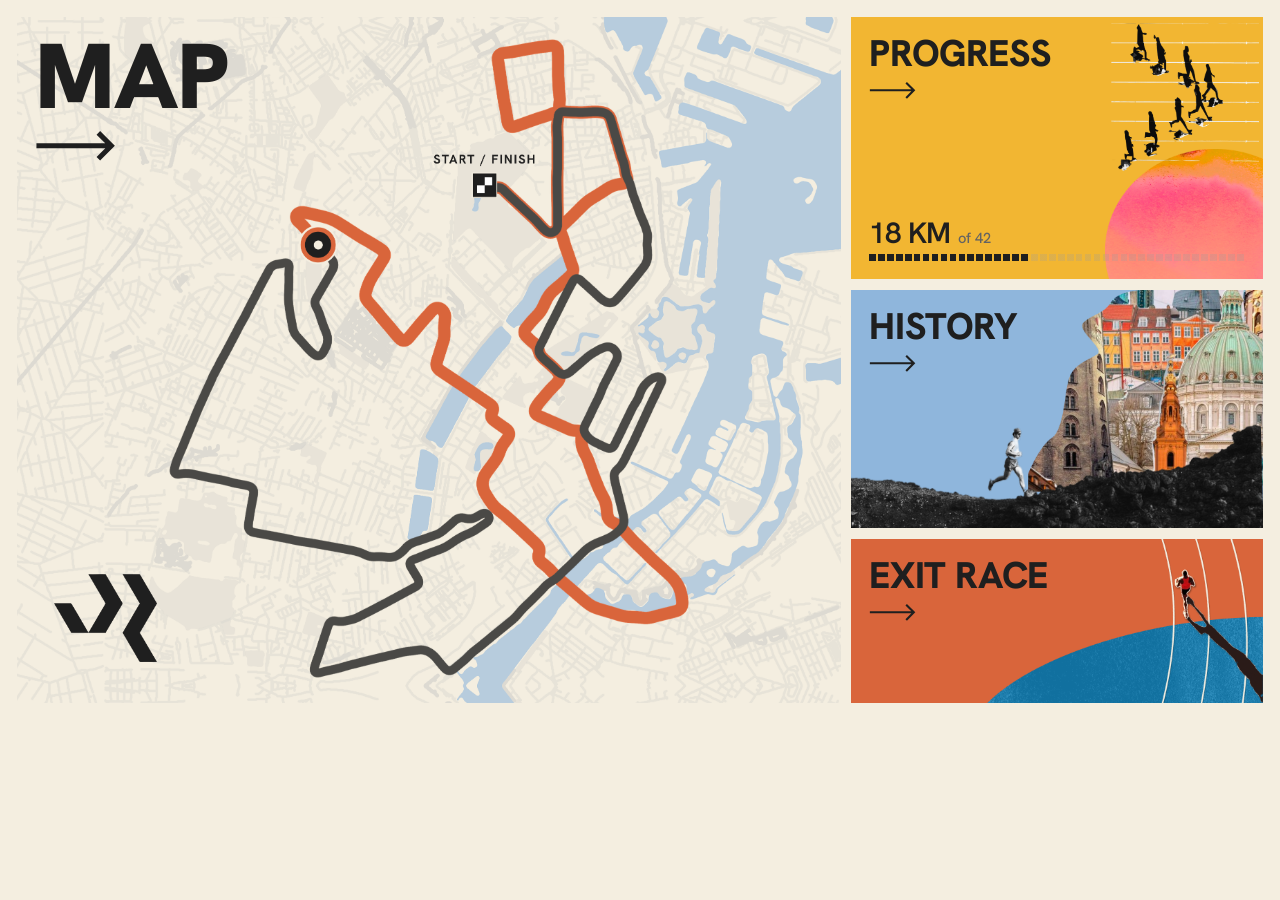
<file: index.html>
<!doctype html>
<html lang="en">
  <head>
    <meta charset="UTF-8" />
    <meta name="viewport" content="width=device-width, initial-scale=1.0" />
    <title>Copenhagen Marathon</title>

    <link rel="stylesheet" href="shared/tokens.css" />
    <link rel="stylesheet" href="css/home.css" />
    <link rel="stylesheet" href="css/popups.css" />
  </head>

  <body>
    <main class="home">
      <!-- MAP: the whole map preview links to the map page -->
      <a href="map.html" class="map">
        <!-- title + arrow: shown on tablet only (the mobile image already has them) -->
        <div class="card__text map__text">
          <h2 class="card__title">Map</h2>
          <svg class="card__arrow" viewBox="0 0 56 22">
            <path
              d="M1 11H53M44 2l9 9-9 9"
              fill="none"
              stroke="currentColor"
              stroke-width="2.5"
            />
          </svg>
        </div>
        <img class="map__logo" src="images/home/logo.png" alt="" />
        <picture>
          <source
            media="(min-width: 800px) and (orientation: landscape)"
            srcset="images/home/map-desktop.png"
          />
          <img
            src="images/home/map-mobile.png"
            alt="Map of the route showing current position at 18 km"
          />
        </picture>
      </a>

      <!-- CARDS -->
      <nav class="cards">
        <!-- PROGRESS CARD: goes to the PIN login, then to the progress page -->
        <a href="pin.html" class="card card--progress">
          <!-- COLLAGE LAYERS -->
          <div class="collage">
            <img class="collage__sun" src="images/home/sun.png" alt="" />
            <img class="collage__runners" src="images/home/runners.png" alt="" />
          </div>
          <!-- TEXTS, ARROW AND PROGRESS BAR -->
          <div class="card__text">
            <h2 class="card__title">Progress</h2>
            <svg class="card__arrow" viewBox="0 0 56 22">
              <path
                d="M1 11H53M44 2l9 9-9 9"
                fill="none"
                stroke="currentColor"
                stroke-width="2.5"
              />
            </svg>
          </div>
          <div class="progress">
            <p class="progress__km">18&nbsp;KM <small>of 42</small></p>
            <!-- one square per km: 42 in the track, --km of them filled -->
            <div class="progress__bar" style="--km: 18"></div>
          </div>
        </a>

        <!-- HISTORY CARD -->
        <a href="history.html" class="card card--history">
          <picture>
            <source
              media="(min-width: 800px) and (orientation: landscape)"
              srcset="images/home/history-desktop.png"
            />
            <img class="card__img" src="images/home/history-mobile.png" alt="" />
          </picture>
          <div class="card__text">
            <h2 class="card__title">History</h2>
            <svg class="card__arrow" viewBox="0 0 56 22">
              <path
                d="M1 11H53M44 2l9 9-9 9"
                fill="none"
                stroke="currentColor"
                stroke-width="2.5"
              />
            </svg>
          </div>
        </a>

        <!-- EXIT CARD: opens the "are you sure?" pop-up (see js/popups.js) -->
        <a href="#exit" id="exit-card" class="card card--exit">
          <picture>
            <source
              media="(min-width: 800px) and (orientation: landscape)"
              srcset="images/home/exit-desktop.png"
            />
            <img class="card__img" src="images/home/exit-mobile.png" alt="" />
          </picture>
          <div class="card__text">
            <h2 class="card__title">Exit race</h2>
            <svg class="card__arrow" viewBox="0 0 56 22">
              <path
                d="M1 11H53M44 2l9 9-9 9"
                fill="none"
                stroke="currentColor"
                stroke-width="2.5"
              />
            </svg>
          </div>
        </a>
      </nav>
    </main>

    <!-- ============ POP-UPS (moved here from the pop-up test page) ============ -->

    <!-- Exit confirmation -->
    <div id="exitPopup" class="popup-msg" hidden>
      <div class="popup-box">
        <p>Are you sure you want to end the run?</p>
        <div class="btn-container">
          <button id="yes-btn">YES</button>
          <button id="no-btn">NO</button>
        </div>
      </div>
    </div>


    <script src="js/popups.js"></script>
  </body>
</html>
</file>
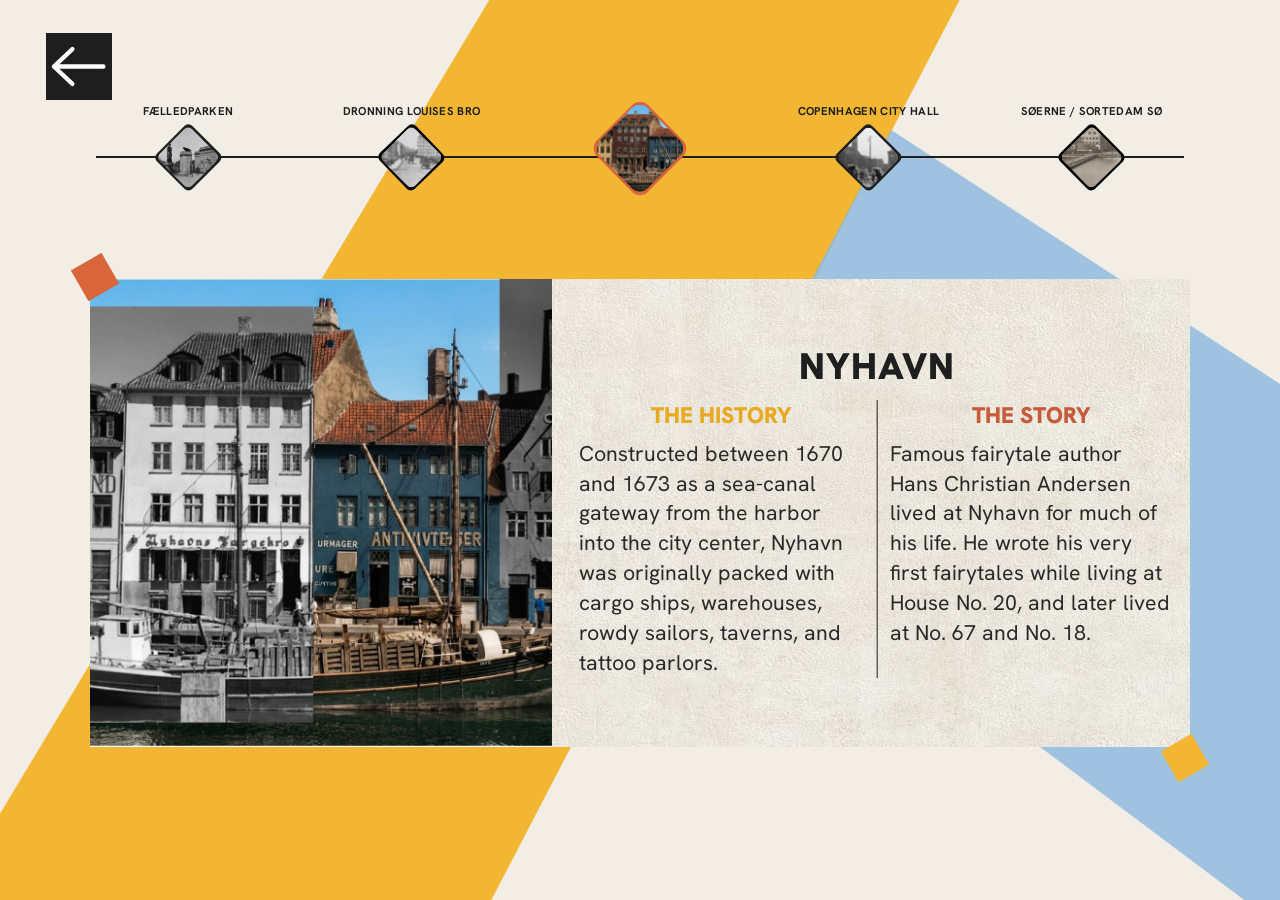
<file: history.html>
<!doctype html>
<html lang="en">
  <head>
    <meta charset="UTF-8" />
    <meta name="viewport" content="width=device-width, initial-scale=1.0" />
    <title>History page</title>

    <link rel="stylesheet" href="shared/tokens.css" />
    <link rel="stylesheet" href="css/history.css" />
  </head>
  <body>
    <a class="back-button" href="index.html" aria-label="Back to home"></a>

    <!-- timeline starts here -->
    <div class="lineitems">
      <hr />
      <div class="normal-containers">
        <span class="timeline-label">FÆLLEDPARKEN</span>
        <img src="images/history/stop-faelledparken.svg" alt="Fælledparken, old photo" />
      </div>

      <div class="normal-containers">
        <span class="timeline-label">DRONNING LOUISES BRO</span>
        <img src="images/history/stop-dronning-louises-bro.svg" alt="Dronning Louises Bro, old photo" />
      </div>

      <!-- current stop -->
      <div id="third-container">
        <img src="images/history/stop-nyhavn.svg" alt="Nyhavn, current stop" class="third-item" />
      </div>

      <div class="normal-containers">
        <span class="timeline-label">COPENHAGEN CITY HALL</span>
        <img src="images/history/stop-city-hall.svg" alt="Copenhagen City Hall, old photo" />
      </div>

      <div class="normal-containers">
        <span class="timeline-label">SØERNE / SORTEDAM SØ</span>
        <img src="images/history/stop-soerne.svg" alt="Søerne, old photo" />
      </div>
    </div>

    <div class="accent-diamond-left"></div>
    <div class="accent-diamond-right"></div>

    <div id="history">
      <img id="main-photo" src="images/history/nyhavn-main.jpg" alt="Nyhavn" />

      <div class="historytext">
        <h1 class="place-title">NYHAVN</h1>

        <div class="columns-container">
          <div class="history-col">
            <h2>The History</h2>

            <p>
              Constructed between 1670 and 1673 as a sea-canal gateway from the
              harbor into the city center, Nyhavn was originally packed with
              cargo ships, warehouses, rowdy sailors, taverns, and tattoo
              parlors.
            </p>
          </div>

          <div class="story-col">
            <h3>The Story</h3>
            <p>
              Famous fairytale author Hans Christian Andersen lived at Nyhavn
              for much of his life. He wrote his very first fairytales while
              living at House No. 20, and later lived at No. 67 and No. 18.
            </p>
          </div>
        </div>
      </div>
    </div>
  </body>
</html>
</file>
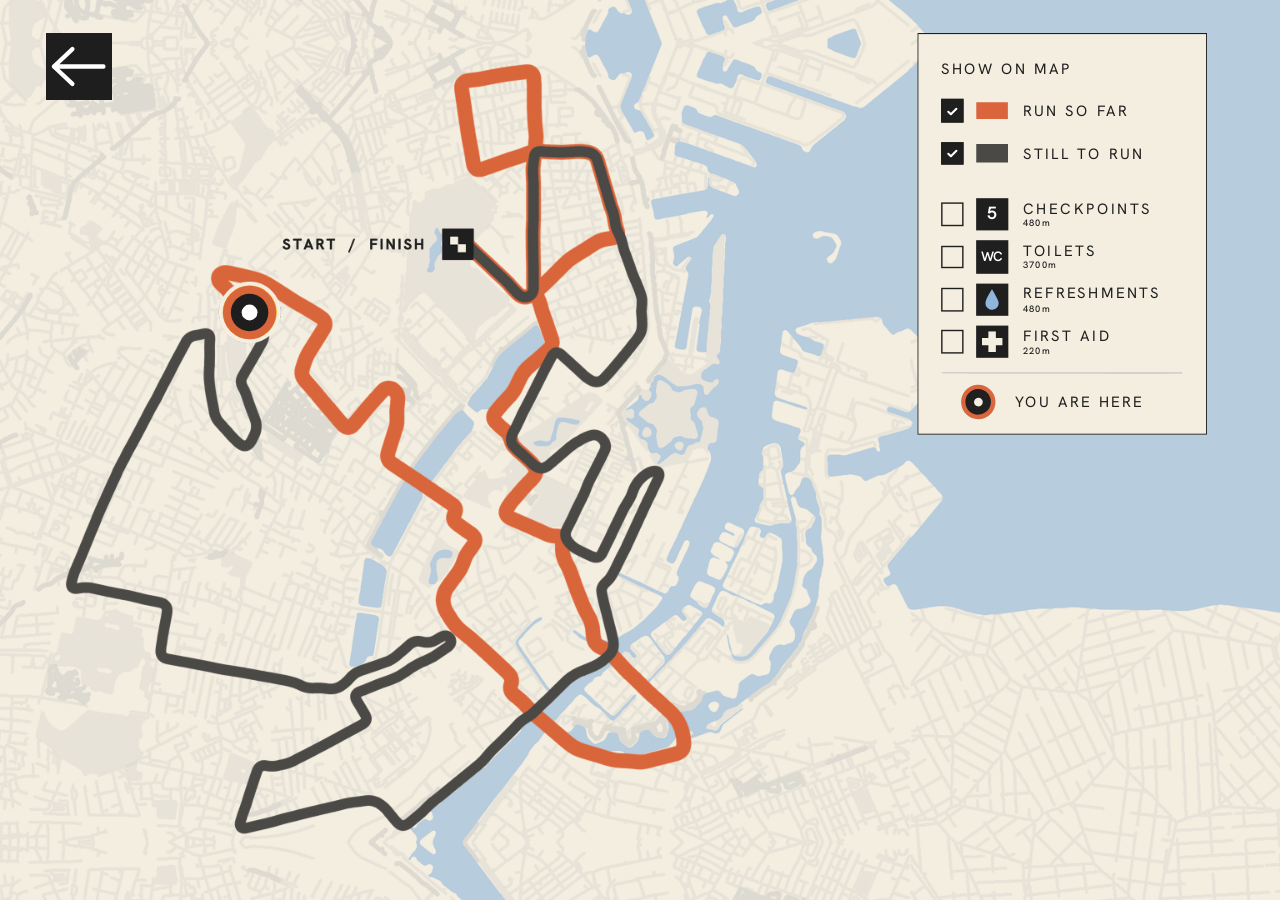
<file: map.html>
<!DOCTYPE html>
<html lang="en">
<head>
  <meta charset="UTF-8">
  <meta name="viewport" content="width=device-width, initial-scale=1">
  <title>CPH Marathon MAP</title>

  <link rel="stylesheet" href="shared/tokens.css">
  <link rel="stylesheet" href="css/map.css">
</head>
<body>
<main class="screen">

  <div class="map-background">
    <img class="map-layer" src="images/map/map-base.png" alt="Map of the marathon route through Copenhagen">
    <img class="map-layer map-layer-run" src="images/map/run.png" alt="Route already run">
    <img class="map-layer map-layer-todo" src="images/map/todo.png" alt="Route still to run">

    <img class="map-layer map-layer-checkpoints" src="images/map/checkpoints.png" alt="Checkpoints">
    <img class="map-layer map-layer-toilets" src="images/map/toilets.png" alt="Toilets">
    <img class="map-layer map-layer-refreshments" src="images/map/refreshments.png" alt="Refreshment stations">
    <img class="map-layer map-layer-firstaid" src="images/map/firstaid.png" alt="First aid stations">

    <img class="map-layer map-layer-locations" src="images/map/locations.png" alt="Places along the route">
    <img class="map-layer" src="images/map/youarehereiconbig.svg" alt="You are here">
  </div>

  <a class="back-button" href="index.html" aria-label="Back to home"></a>

  <aside class="legend" aria-labelledby="legend-title">
    <h1 class="legend_title" id="legend-title">Show on map</h1>

    <ul class="legend_list">
      <li>
        <input class="legend_input" type="checkbox" id="toggle-run" checked>
        <label class="legend_label" for="toggle-run">
          <span class="legend_box"></span>
          <span class="legend_icon legend_icon-run"></span>
          <span class="legend_text">Run so far</span>
        </label>
      </li>
      <li>
        <input class="legend_input" type="checkbox" id="toggle-todo" checked>
        <label class="legend_label" for="toggle-todo">
          <span class="legend_box"></span>
          <span class="legend_icon legend_icon-todo"></span>
          <span class="legend_text">Still to run</span>
        </label>
      </li>
      <li class="legend_group-start">
        <input class="legend_input" type="checkbox" id="toggle-checkpoints">
        <label class="legend_label" for="toggle-checkpoints">
          <span class="legend_box"></span>
          <span class="legend_icon legend_icon-badge">5</span>
          <span class="legend_text-wrap">
            <span class="legend_text">Checkpoints</span>
            <span class="legend_distance">480m</span>
          </span>
        </label>
      </li>
      <li>
        <input class="legend_input" type="checkbox" id="toggle-toilets">
        <label class="legend_label" for="toggle-toilets">
          <span class="legend_box"></span>
          <span class="legend_icon legend_icon-badge legend_icon-wc">WC</span>
          <span class="legend_text-wrap">
            <span class="legend_text">Toilets</span>
            <span class="legend_distance">3700m</span>
          </span>
        </label>
      </li>
      <li>
        <input class="legend_input" type="checkbox" id="toggle-refreshments">
        <label class="legend_label" for="toggle-refreshments">
          <span class="legend_box"></span>
          <span class="legend_icon legend_icon-badge">
            <img class="legend_icon2" src="images/map/dropicon.svg" alt="">
          </span>
          <span class="legend_text-wrap">
            <span class="legend_text">Refreshments</span>
            <span class="legend_distance">480m</span>
          </span>
        </label>
      </li>
      <li>
        <input class="legend_input" type="checkbox" id="toggle-firstaid">
        <label class="legend_label" for="toggle-firstaid">
          <span class="legend_box"></span>
          <span class="legend_icon legend_icon-badge">
            <img class="legend_icon2" src="images/map/crossicon.svg" alt="">
          </span>
          <span class="legend_text-wrap">
            <span class="legend_text">First aid</span>
            <span class="legend_distance">220m</span>
          </span>
        </label>
      </li>
    </ul>

    <img class="legend_divider" src="images/map/dividerline.svg" alt="">

    <p class="legend_here">
      <span class="legend_here-icon"></span>
      <span class="legend_text">You are here</span>
    </p>
  </aside>

</main>
</body>
</html>
</file>
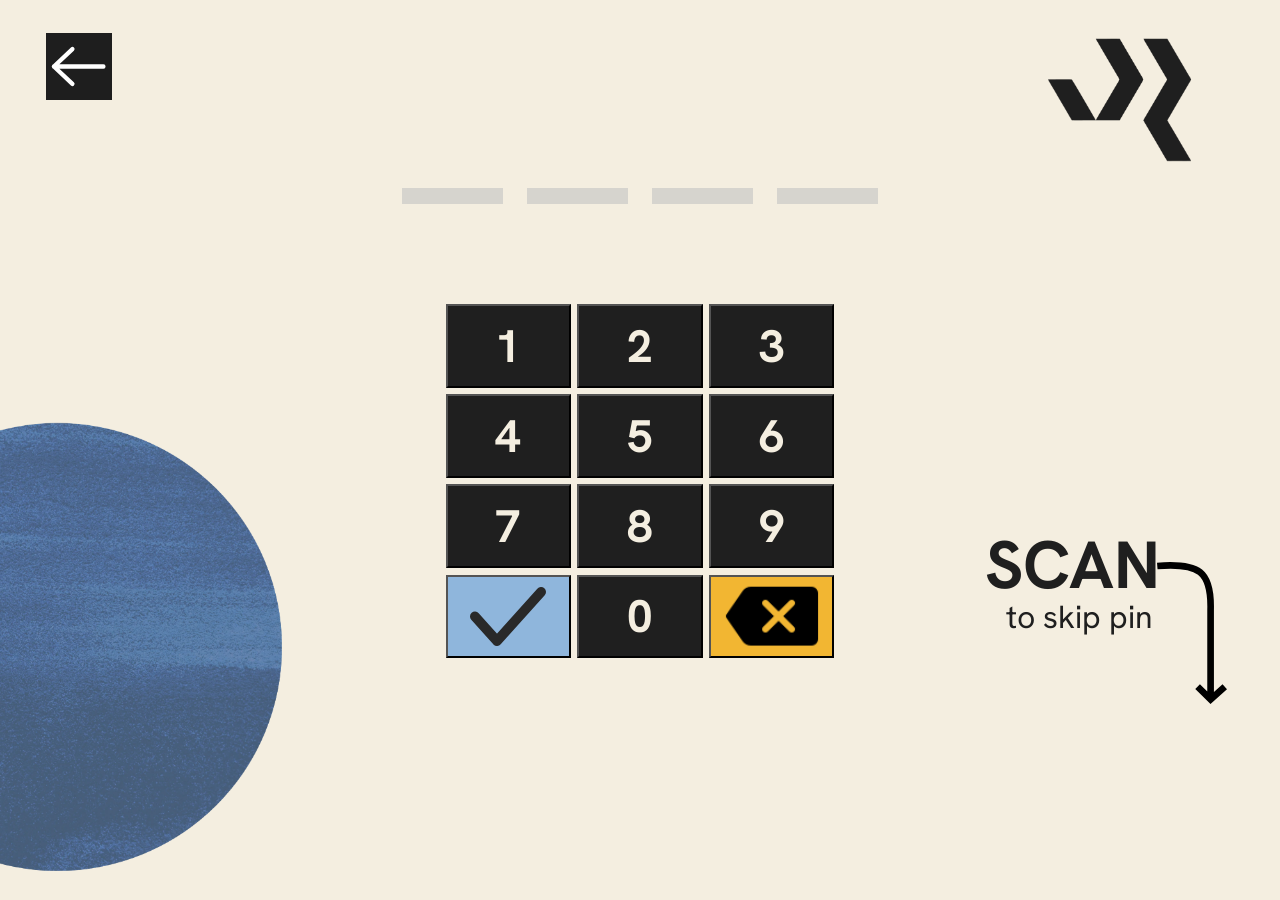
<file: pin.html>
<!doctype html>
<html lang="en">
  <head>
    <meta charset="UTF-8" />
    <meta name="viewport" content="width=device-width, initial-scale=1.0" />
    <title>PinCode</title>

    <link rel="stylesheet" href="shared/tokens.css" />
    <link rel="stylesheet" href="css/pin.css" />
    <link rel="stylesheet" href="css/popups.css" />
  </head>
  <body>
    <header id="myheader">
      <div id="back-btn">
        <a class="back-button" href="index.html" aria-label="Back to home"></a>
      </div>
      <div id="error-msg" class="hidden">
        <h1>We couldn't sign you in</h1>
        <h2>SCAN or try your pin again</h2>
      </div>
      <div id="logo">
        <img class="logo-img" src="images/pin/logo.png" alt="Copenhagen Marathon logo" />
      </div>
    </header>

    <section id="id-container">
      <span></span>
      <span></span>
      <span></span>
      <span></span>
    </section>

    <section id="numpad">
      <div id="num-container">
        <button class="digit" data-number="1">1</button>
        <button class="digit" data-number="2">2</button>
        <button class="digit" data-number="3">3</button>
        <button class="digit" data-number="4">4</button>
        <button class="digit" data-number="5">5</button>
        <button class="digit" data-number="6">6</button>
        <button class="digit" data-number="7">7</button>
        <button class="digit" data-number="8">8</button>
        <button class="digit" data-number="9">9</button>
        <button id="confirm">
          <img src="images/pin/check-icon.svg" alt="Confirm" />
        </button>
        <button class="digit" data-number="0">0</button>
        <button id="delete">
          <img src="images/pin/delete-icon.svg" alt="Delete" />
        </button>
      </div>
    </section>

    <section id="scan">
      <h1>SCAN</h1>
      <p>to skip pin</p>
      <img src="images/pin/arrowdown-icon.svg" alt="" id="arrowdown-icon" />
    </section>

    <div id="design-container">
      <img src="images/pin/blue-design.webp" alt="" />
    </div>

    <!-- Thank-you message: shown after confirming "Exit race" with the PIN -->
    <div id="tyMsg" class="ty-design" hidden>
      <div class="ty-container">
        <h1>THANK YOU</h1>
        <div class="msg">
          <p>
            for being part of the <b>Copenhagen Marathon</b>, <br />
            Your participation made history! <br />
            We hope you enjoyed the journey.
          </p>
        </div>
      </div>
    </div>

    <script src="js/pin.js"></script>
  </body>
</html>
</file>
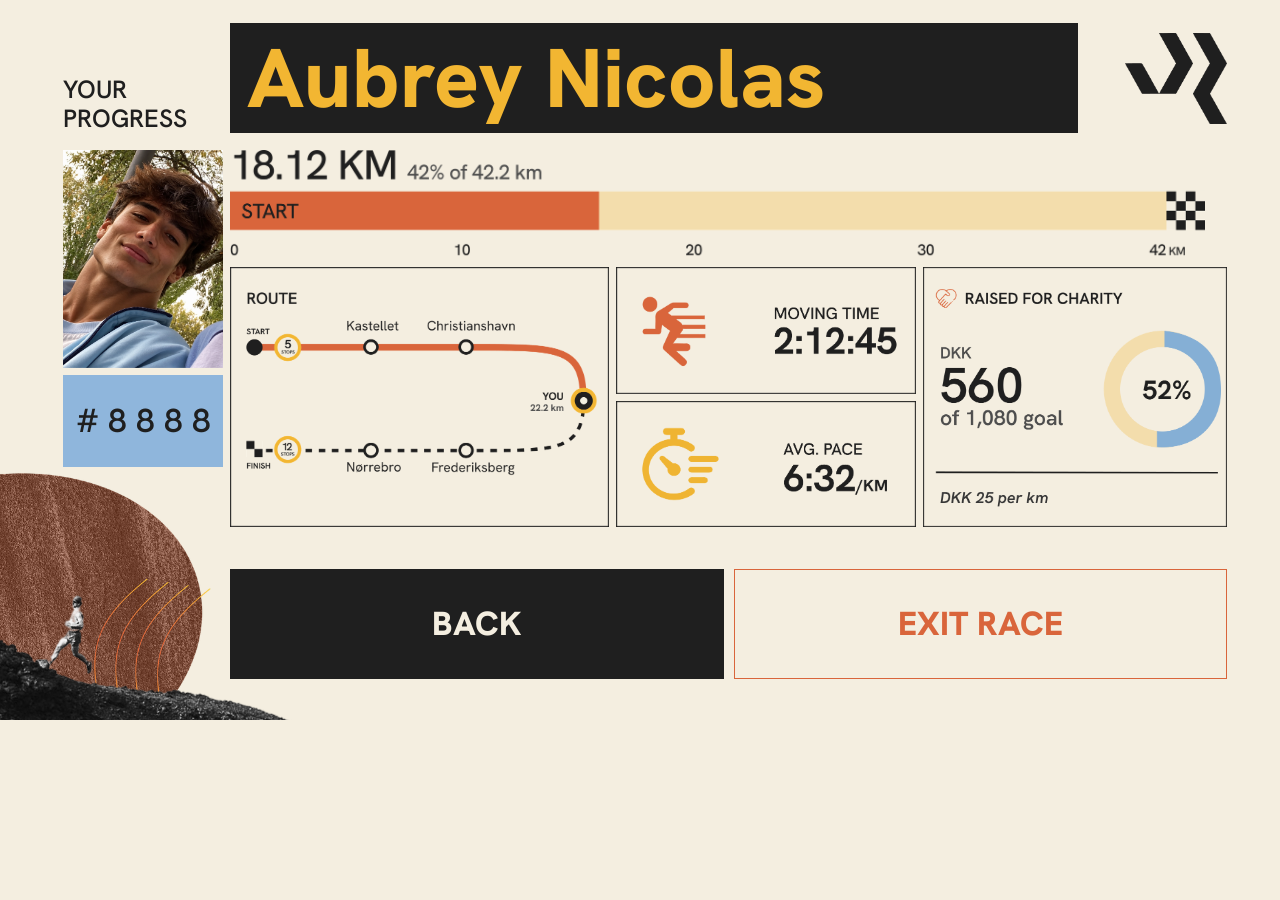
<file: progress.html>
<!doctype html>
<html lang="en">
  <head>
    <meta charset="UTF-8" />
    <meta name="viewport" content="width=device-width, initial-scale=1.0" />
    <title>Your Progress</title>

    <link rel="stylesheet" href="shared/tokens.css" />
    <link rel="stylesheet" href="css/progress.css" />
    <link rel="stylesheet" href="css/popups.css" />
  </head>

  <body>
    <main class="page">
      <!-- HEADER -->
      <header class="header">
        <h1 class="title">YOUR PROGRESS</h1>
        <div class="name-box">
          <p class="name">Aubrey Nicolas</p>
        </div>
        <img class="logo" src="images/progress/logo.png" alt="Copenhagen Marathon logo" />
      </header>

      <!-- DASHBOARD -->
      <section class="dashboard">
        <img
          class="pic"
          src="images/progress/profile-photo.png"
          alt="Profile photo of Aubrey Nicolas"
        />

        <div class="id">#&nbsp;8&nbsp;8&nbsp;8&nbsp;8</div>

        <img
          class="bar"
          src="images/progress/distance-bar.png"
          alt="Distance: 18.12 km, 42% of 42.2 km"
        />

        <img
          class="route"
          src="images/progress/route.png"
          alt="Route: 5 stops passed (Kastellet, Christianshavn). You are at 22.2 km. 12 stops left to the finish (Frederiksberg, Nørrebro)."
        />

        <img
          class="time"
          src="images/progress/moving-time.png"
          alt="Moving time: 2:12:45"
        />

        <img
          class="pace"
          src="images/progress/avg-pace.png"
          alt="Average pace: 6:32 per km"
        />

        <img
          class="charity"
          src="images/progress/charity.png"
          alt="Raised for charity: DKK 560 of a DKK 1,080 goal (52%), DKK 25 per km"
        />
      </section>

      <!-- FOOTER BUTTONS -->
      <footer class="footer">
        <a class="box back" href="index.html">BACK</a>
        <!-- opens the exit pop-up (js/popups.js) -->
        <a class="box exit" id="exit-card" href="#exit">EXIT RACE</a>
      </footer>
    </main>

    <!-- ============ POP-UPS (same as the home page) ============ -->

    <div id="exitPopup" class="popup-msg" hidden>
      <div class="popup-box">
        <p>Are you sure you want to end the run?</p>
        <div class="btn-container">
          <button id="yes-btn">YES</button>
          <button id="no-btn">NO</button>
        </div>
      </div>
    </div>

    <script src="js/popups.js"></script>
  </body>
</html>
</file>
<file: shared/tokens.css>
/* =========================================================
   SHARED TOKENS — linked FIRST on every page
   Colours, fonts, scaling and the shared back button.
   Change a value here and every page updates.
   ========================================================= */

@import url("https://fonts.googleapis.com/css2?family=Hanken+Grotesk:wght@300..900&display=swap");

:root {
  /* colours */
  --paper:  #F4EEE0;   /* beige page background */
  --ink:    #1F1F1F;   /* text, lines, dark buttons */
  --white:  #FFFFFF;
  --yellow: #F2B632;
  --blue:   #8FB6DC;
  --orange: #D9653B;   /* also called "terracotta" / "red" in the designs */
  --muted:  #636363;   /* secondary text */
  --line:   #D6D4CE;   /* light grey placeholder lines */

  /* fonts */
  --font:  "Hanken Grotesk", system-ui, sans-serif;
}

/* SCALING RULE
   1rem = 100px on a 4K (3840px wide) screen, and scales with the screen.
   So: Figma px at 4K ÷ 100 = rem.   e.g. 128px → 1.28rem
   Pages can override this (the home page and the map page do). */
html { font-size: calc(100vw / 38.4); }

*, *::before, *::after { box-sizing: border-box; }

body {
  margin: 0;
  font-family: var(--font);
  color: var(--ink);
}

/* SHARED BACK BUTTON
   Same look and position on every page.
   max(…, 44px) keeps it big enough to tap on small screens. */
.back-button {
  position: absolute;
  top: max(1rem, 12px);
  left: max(1.37rem, 12px);
  z-index: 100;
  display: block;
  width: max(2rem, 44px);
  height: max(2rem, 44px);
  background: url("back-arrow.svg") center / 100% 100% no-repeat;
  transition: opacity 0.2s;
}

.back-button:hover { opacity: 0.85; }

.back-button:focus-visible {
  outline: 3px solid var(--orange);
  outline-offset: 3px;
}
</file>
<file: css/home.css>
/* =========================================================
   HOME PAGE
   Colours and fonts come from shared/tokens.css.
   Mobile first: narrow layout by default, tablet layout in the
   media query at the bottom.
   ========================================================= */

:root {
    --track: #9C9C9C40; /* faded progress track: #9C9C9C at 25% (40 in hex) */

    /* mobile spacing */
    --page-x: 26px;
    --page-top: 44px;
    --gap: 10px;

    /* mobile card shapes (width / height) */
    --shape-progress: 100 / 62;
    --shape-history: 100 / 46;
    --shape-exit: 100 / 31;

    /* tablet card proportions */
    --row-progress: 1.6fr;
    --row-history: 1.45fr;
    --row-exit: 1fr;
}

/* The home page's mobile sizes are in rem based on 16px,
   so it opts out of the shared 4K scaling rule on narrow screens.
   (The tablet layout switches it back on at the bottom.) */
html { font-size: 100%; }

body { background: var(--white); }

img { display: block; max-width: 100%; }
h2, p { margin: 0; }

/* ---------- NARROW LAYOUT (phones, portrait tablets) ---------- */

.home {
    display: grid;
    gap: var(--gap);
    padding: var(--page-top) var(--page-x) var(--page-x);
    max-width: 640px;
    margin: 0 auto;
}

.map {
    position: relative;   /* the title sits on top of the map image */
    display: block;
    color: var(--ink);
    text-decoration: none;
}

/* the mobile map image already has "MAP →" in it, so the real
   title is only shown on tablet (see the media query) */
.map__text,
.map__logo { display: none; }
.map picture { display: block; }

.map img {
    width: 100%;
    aspect-ratio: 13 / 10;
    object-fit: cover;
}

.map:focus-visible {
    outline: 3px solid var(--ink);
    outline-offset: 3px;
}

.cards {
    display: grid;
    gap: var(--gap);
}

.card {
    position: relative;
    overflow: hidden;
    display: flex;
    flex-direction: column;
    padding: 14px 10px 10px;
    color: var(--ink);
    text-decoration: none;
}

.card--progress {
    background: var(--yellow);
    aspect-ratio: var(--shape-progress);
    justify-content: space-between;
}

.card--history {
    background: var(--blue);
    aspect-ratio: var(--shape-history);
}

.card--exit {
    background: var(--orange);
    aspect-ratio: var(--shape-exit);
}

/* collages (History + Exit race) */
.card picture {
    position: absolute;
    inset: 0;
}

.card__img {
    width: 100%;
    height: 100%;
    object-fit: cover;
    object-position: right bottom;
}

.card__text {
    position: relative;
    z-index: 1; /* keeps text above the collage */
}

.card__title {
    font-weight: 800; /* ExtraBold */
    font-size: clamp(2.25rem, 13.5vw, 3.5rem);
    line-height: 0.95;
    text-transform: uppercase;
    letter-spacing: -0.01em;
}

.card__arrow {
    display: block;
    width: clamp(44px, 13vw, 56px);
    height: auto;
    margin-top: 10px;
    transition: transform 0.2s ease;
}

/* the mobile design has no arrow on Exit race */
.card--exit .card__arrow { display: none; }

.progress {
    position: relative;
    z-index: 1;
    padding: 0 8px 0 7px;
}

.progress__km {
    font-weight: 600; /* SemiBold, from "Home page values" */
    font-size: clamp(1.75rem, 10vw, 2.5rem);
    line-height: 1;
    letter-spacing: -0.02em;
}

.progress__km small {
    font-weight: 500; /* Medium */
    font-size: 0.5em;
    color: var(--muted);
    letter-spacing: 0;
}

/* PROGRESS BAR: exactly 42 squares, one per km.
   --km (set in the HTML) is how many are filled.
   Two layers side by side, so they never overlap:
   - left:  --km solid squares
   - right: the rest (42 - km) as faded squares
   Each square is 75% colour, 25% gap. */
.progress__bar {
    --done: calc(100% * var(--km) / 42);
    --left: calc(100% * (42 - var(--km)) / 42);

    margin-top: 8px;
    height: 10px;
    width: 100%;
    background:
        repeating-linear-gradient(90deg,
            var(--ink) 0 calc(100% / var(--km) * 0.75),
            transparent 0 calc(100% / var(--km)))
            left / var(--done) 100% no-repeat,
        repeating-linear-gradient(90deg,
            var(--track) 0 calc(100% / (42 - var(--km)) * 0.75),
            transparent 0 calc(100% / (42 - var(--km))))
            right / var(--left) 100% no-repeat;
}

/* Progress collage layers */
.collage {
    position: absolute;
    inset: 0;
}

.collage img {
    position: absolute;
    max-width: none;
    transition: all 0.5s ease;
}

.collage__sun     { width: 52%; right: 0; bottom: 0; }
.collage__runners { width: 40%; right: 0; top: 28.5%; }

/* ---------- TABLET LAYOUT (landscape, 800px+) ----------
   Everything in vw, so the page fills any 16:9 screen,
   from a small tablet to 4K, at the same proportions. */

@media (min-width: 800px) and (orientation: landscape) {

    /* switch the shared 4K scaling back on (used by the pop-ups) */
    html { font-size: calc(100vw / 38.4); }

    :root {
        --gap: 0.85vw;
        --screen-pad: 1.3vw;
        --card-pad: 1.4vw;
    }

    body { background: var(--paper); }

    .home {
        width: 100%;
        max-width: none;
        margin: 0;
        aspect-ratio: 16 / 9;
        grid-template-columns: 2fr 1fr;
        grid-template-rows: minmax(0, 1fr);
        padding: var(--screen-pad);
        background: var(--paper);
    }

    .map { min-height: 0; }
    .map picture { height: 100%; }

    .map__text {
        display: block;
        position: absolute;
        top: var(--card-pad);
        left: var(--card-pad);
    }

    /* MAP is the big heading of the screen: about 2.5x the card titles,
       measured from the Figma HomeScreen frame */
    .map__text .card__title {
        font-size: 7.2vw;
        font-weight: 900;
        line-height: 0.9;
    }

    .map__text .card__arrow {
        width: 6.3vw;
        margin-top: 1vw;
    }

    .map__text .card__arrow path { stroke-width: 3.5; } /* thicker line, as in Figma */

    /* logo in the bottom-left corner of the map, measured from Figma */
    .map .map__logo {   /* ".map" too, so it beats the ".map img" rules */
        display: block;
        position: absolute;
        left: 2.9vw;
        bottom: 3.2vw;
        width: 8.1vw;
        height: auto;
        aspect-ratio: auto;
    }
    .map img {
        height: 100%;
        aspect-ratio: auto;
    }

    .cards {
        grid-template-rows:
            minmax(0, var(--row-progress))
            minmax(0, var(--row-history))
            minmax(0, var(--row-exit));
        min-height: 0;
    }

    .card,
    .card--progress,
    .card--history,
    .card--exit {
        aspect-ratio: auto;
        padding: var(--card-pad);
    }

    .card__title { font-size: 2.9vw; line-height: 1; }
    .card__arrow { width: 3.7vw; margin-top: 0.7vw; }
    .card--exit .card__arrow { display: block; }

    .progress { padding: 0; }
    .progress__km { font-size: 2.3vw; }

    .progress__bar {
        height: 0.6vw;
        margin-top: 0.4vw;
    }

    .collage__sun     { width: 38.5%; right: 0;  bottom: 0; }
    .collage__runners { width: 36.5%; right: 1%; top: 0.5%; }
}

/* ---------- HOVER + KEYBOARD FOCUS (both layouts) ---------- */

.card:hover .card__arrow,
.card:focus-visible .card__arrow,
.map:hover .card__arrow,
.map:focus-visible .card__arrow {
    transform: translateX(6px);
}

.card:focus-visible {
    outline: 3px solid var(--ink);
    outline-offset: 3px;
}
</file>
<file: css/popups.css>
/* =========================================================
   POP-UPS: exit confirmation + thank-you message
   Used on the home page (and on the progress page later).
   Sizes in rem: 4K Figma px ÷ 100 (see shared/tokens.css).
   Every rule is scoped to the pop-up classes, so nothing here
   affects the page underneath.
   ========================================================= */

/* the full-screen overlay behind each pop-up */
.popup-msg,
.ty-design {
  position: fixed;
  inset: 0;
  z-index: 999;

  display: flex;
  justify-content: center;
  align-items: center;

  background: rgba(0, 0, 0, 0.25);
  backdrop-filter: blur(10px);
}

/* the "hidden" attribute must win over display: flex */
.popup-msg[hidden],
.ty-design[hidden] {
  display: none;
}

/* ---------- EXIT CONFIRMATION ---------- */

.popup-box {
  width: 18.02rem;
  height: 8.79rem;

  background: url("../images/popups/exit-bg.png") center / 100% 100% no-repeat;

  display: flex;
  flex-direction: column;
  align-items: center;
  justify-content: center;
  gap: 0.75rem;

  font-family: var(--font);
  text-align: center;
}

.popup-box p {
  margin: 0;
  font-weight: bold;
  font-size: 0.7rem;
}

.btn-container {
  display: flex;
  gap: 0.43rem;
}

.popup-box button {
  width: 3.59rem;
  height: 1.37rem;

  font-family: var(--font);
  font-weight: bold;
  font-size: 0.7rem;
  cursor: pointer;
}

#yes-btn {
  background-color: var(--paper);
  color: var(--orange);
  border: 0.05rem solid var(--orange);
}

#no-btn {
  background-color: var(--ink);
  color: var(--paper);
  border: none;
}

/* ---------- THANK-YOU MESSAGE ---------- */

.ty-container {
  width: 18.02rem;
  height: 8.79rem;

  background: url("../images/popups/ty-bg.png") center / 100% 100% no-repeat;

  display: flex;
  flex-direction: column;
  justify-content: center;
  align-items: center;
  gap: 0.36rem;

  font-family: var(--font);
  text-align: center;
}

.ty-container h1 {
  margin: 0;
  font-weight: bold;
  font-size: 0.96rem;
}

.ty-container p {
  margin: 0;
  font-weight: 300;
  font-size: 0.6rem;
}

/* ---------- NARROW SCREENS (phones, portrait tablets) ----------
   rem gets too small here, so use fixed sizes that are easy to tap. */

@media (max-width: 799px), (orientation: portrait) {
  .popup-box,
  .ty-container {
    width: min(90vw, 420px);
    height: auto;
    aspect-ratio: 1802 / 879;
    padding: 12px 12% 12px 18%; /* keeps text clear of the church artwork on the left */
    gap: 12px;
  }

  .popup-box p { font-size: 16px; }

  .btn-container { gap: 12px; }

  .popup-box button {
    width: 84px;
    height: 44px;
    font-size: 16px;
  }

  #yes-btn { border-width: 2px; }

  .ty-container h1 { font-size: 24px; }
  .ty-container p  { font-size: 12px; }
}
</file>
<file: css/history.css>
/* =========================================================
   HISTORY PAGE
   Colours, fonts and the back button come from shared/tokens.css.
   Sizes in rem: 4K px ÷ 100 (1rem = 100px on a 4K screen).
   ========================================================= */

body {
  width: 100vw;
  height: 100vh;
  overflow: hidden;

  background-image: url("../images/history/history-bg.jpg");
  background-position: center;
  background-repeat: no-repeat;
  background-size: 100% 100%;

  position: relative;
}

/* back button: now shared, see shared/tokens.css */

/* TIMELINE */

.lineitems {
  position: absolute;
  top: 8%;
  left: 7.5%;
  width: 85%;
  height: 17%;
  display: flex;
  align-items: center;
  justify-content: space-between;
  z-index: 10;
}

/* Timeline horizontal line */

.lineitems hr {
  position: absolute;
  top: 55%;
  left: 0;
  width: 100%;
  height: 0.05rem;
  border: none;
  margin: 0;
  background-color: var(--ink);
  z-index: 1;
}

/* Normal timeline items */

.normal-containers {
  position: relative;
  z-index: 5;
  width: 17%;
  height: 100%;
  display: flex;
  flex-direction: column;
  justify-content: center;
  align-items: center;
}

/* Timeline labels */

.timeline-label {
  font-family: var(--font);
  font-size: 0.34rem;
  font-weight: bold;
  color: var(--ink);
  margin-bottom: 0.12rem;
  letter-spacing: 0.01rem;
  text-align: center;
  text-transform: uppercase;
  white-space: nowrap;
}

/* Timeline diamond images */

.normal-containers img {
  width: 2.11rem;
  height: 2.11rem;
  object-fit: contain;
  position: relative;
  z-index: 5;
}

/* CENTER TIMELINE ITEM (current stop) */

#third-container {
  position: relative;
  z-index: 5;
  width: 18%;
  height: 100%;
  display: flex;
  align-items: center;
  justify-content: center;
}

#third-container .third-item {
  width: 3.07rem;
  height: 3.07rem;
  object-fit: contain;
  position: relative;
  z-index: 6;
}

/* PLACE TITLE (inside the text area, above The History / The Story) */

.place-title {
  margin: 0 0 0.45rem;
  font-family: var(--font);
  font-size: 1.11rem;
  font-weight: 900;
  line-height: 1;
  text-align: center;
  color: var(--ink);
  letter-spacing: 0.03rem;
}

/* HISTORY CONTENT */

#history {
  position: absolute;
  top: 31%;
  left: 7%;
  width: 86%;
  height: 52%;
  display: grid;
  grid-template-columns: 42% 1fr;
  gap: 2.5%;
  align-items: center;
  background-image: url("../images/history/content-bg.jpg");
}

/* MAIN PHOTO */

#main-photo {
  width: 100%;
  height: 100%;
  object-fit: cover;
  object-position: center;
}

/* TEXT AREA */

.historytext {
  width: 100%;
  height: 100%;
  padding: 0.4rem 0.5rem 0.4rem 0;
  display: flex;
  flex-direction: column;
  justify-content: center;
  align-items: center;
}

/* TWO COLUMNS */

.columns-container {
  display: flex;
  width: 100%;
  height: auto;
  align-items: stretch;
  justify-content: space-between;
  position: relative;
  margin: 0;
}

/* VERTICAL DIVIDER */

.columns-container::after {
  content: "";
  position: absolute;
  left: 50%;
  top: 0;
  bottom: 0;
  width: 0.02rem;
  background-color: var(--ink);
  transform: translateX(-50%);
}

/* HISTORY COLUMN */

.history-col {
  width: 50%;
  display: flex;
  flex-direction: column;
  padding-right: 0.4rem;
}

/* STORY COLUMN */

.story-col {
  width: 50%;
  display: flex;
  flex-direction: column;
  padding-left: 0.4rem;
}

/* COLUMN HEADINGS */

.history-col h2,
.story-col h3 {
  font-family: var(--font);
  font-size: 0.68rem;
  font-weight: 900;
  text-align: center;
  margin-top: 0;
  margin-bottom: 0.25rem;
  text-transform: uppercase;
}

/* darker yellow/orange than the shared tokens: kept as designed,
   probably for better contrast on the light background */
.history-col h2 {
  color: #e8a923;
}

.story-col h3 {
  color: #c65b3b;
}

/* PARAGRAPHS */

.history-col p,
.story-col p {
  font-family: var(--font);
  font-size: 0.64rem;
  line-height: 1.4;
  text-align: left;
  margin: 0;
  color: #292929;
}

/* DECORATIVE SHAPES */

.accent-diamond-left {
  width: 1.5rem;
  height: 1.5rem;
  background-color: var(--orange);
  clip-path: polygon(50% 0%, 100% 50%, 50% 100%, 0% 50%);
  position: absolute;
  transform: rotate(15deg);
  top: 28%;
  left: 5.5%;
  z-index: 2;
}

.accent-diamond-right {
  width: 1.5rem;
  height: 1.5rem;
  background-color: var(--yellow);
  clip-path: polygon(50% 0%, 100% 50%, 50% 100%, 0% 50%);
  position: absolute;
  transform: rotate(15deg);
  bottom: 13%;
  right: 5.5%;
  z-index: 2;
}
</file>
<file: css/map.css>
/* =========================================================
   MAP PAGE
   Colours, fonts and the back button come from shared/tokens.css.
   ========================================================= */

/* Same 4K rule as the shared tokens (1rem = 100px at 4K),
   but never smaller than 30px so the legend stays readable. */
html { font-size: max(calc(100vw / 38.4), 30px); }

body { overflow: hidden; }

.screen {
  position: relative;
  width: 100vw;
  height: 100vh;
  overflow: hidden;
}

.map-background {
  position: absolute;
  inset: 0;
  background: var(--paper);
}

.map-layer {
  position: absolute;
  inset: 0;
  width: 100%;
  height: 100%;
  object-fit: cover;
  pointer-events: none;
}
/* the legend checkboxes show/hide the map layers */
.screen:has(#toggle-run:not(:checked))          .map-layer-run,
.screen:has(#toggle-todo:not(:checked))         .map-layer-todo,
.screen:has(#toggle-checkpoints:not(:checked))  .map-layer-checkpoints,
.screen:has(#toggle-toilets:not(:checked))      .map-layer-toilets,
.screen:has(#toggle-refreshments:not(:checked)) .map-layer-refreshments,
.screen:has(#toggle-firstaid:not(:checked))     .map-layer-firstaid { display: none; }

/* back button: now shared, see shared/tokens.css */

/*legend box*/

.legend { 
  position: absolute; 
  z-index: 1; 
  transform: scale(1.4);
  transform-origin: top right;
  top: 1rem; 
  right: 2.2rem;
  width: 6.2rem;
  padding: 0.6rem 0.50rem 0.3rem;
  background: url("../images/map/cphlegend.svg") center / 100% 100% no-repeat;
}

.legend_title,
.legend_text {
  margin: 0;
  font-size: 0.32rem;
  font-weight: 400;
  line-height: 1;
  letter-spacing: 0.17em;
  text-transform: uppercase;
  white-space: nowrap;
}

.legend_text-wrap {
  display: flex;
  flex-direction: column;
  gap: 0.08rem;
}

.legend_distance {
  font-size: 0.2rem;
  font-weight: 500;
  line-height: 1;
  letter-spacing: 0.08em;
  text-transform: none;   /* keeps "m" lowercase */
  white-space: nowrap;
}

.legend_title { margin-bottom: 0.4rem; }

.legend_list {
  display: flex;
  flex-direction: column;
  gap: 0.21rem;
  margin: 0;
  padding: 0;
  list-style: none;
}

.legend_group-start { margin-top: 0.40rem; }

/*legend icon text line*/

.legend_input { position: absolute; opacity: 0; } 
.legend_label {
  display: flex;
  align-items: center;
  min-height: 0.7rem;
  cursor: pointer;
  user-select: none;
}

.legend_box {
  flex: none;
  width: 0.50rem;
  height: 0.50rem;
  margin-right: 0.25rem;
  border: 0.02rem solid var(--ink);
  background: center / 70% no-repeat;
  
}

.legend_input:checked + .legend_label .legend_box {
  background-color: var(--ink);
  background-image: url("data:image/svg+xml,%3Csvg xmlns='http://www.w3.org/2000/svg' viewBox='0 0 24 24' fill='none' stroke='%23fff' stroke-width='3.4' stroke-linecap='round' stroke-linejoin='round'%3E%3Cpath d='M5 12.5l4.5 4.5L19 7.5'/%3E%3C/svg%3E");
  transition: 0.20s;
}
/*icons*/

.legend_icon {
  flex: none;
  display: grid;
  place-items: center;
  width: 0.7rem;
  height: 0.7rem;
  margin-right: 0.31rem;
}

.legend_icon2 {
  flex: none;
  display: grid;
  place-items: center; 
  width: 0.45rem;
  height: 0.45rem;
  margin-right: 0rem;
}


.legend_icon-run { 
  background: url("../images/map/sofaricon.svg") center / 100% 100% no-repeat;
}


.legend_icon-todo {
  background: url("../images/map/todoicon.svg") center / 100% 100% no-repeat;
}

.legend_icon-badge {
  background: var(--ink);
  color: #fff;
  font-size: 0.38rem;
  font-weight: 600;
  line-height: 1;
}

.legend_icon-wc { font-size: 0.29rem; }

.legend_icon-badge svg { width: 100%; height: 100%; }
.legend_icon-badge .drop-icon { width: 70%; height: 70%; }

.legend_divider {
  display: block;
  width: 100%;
  height: auto;
  margin: 0.30rem 0 0.20rem;
}



.legend_here { display: flex; align-items: center; margin: 0; }


.legend_here-icon {
  width: 0.80rem;
  height: 0.80rem;
  margin: 0 0.40rem 0 0.40rem;
  background: url("../images/map/youarehereicon.svg") center / contain no-repeat;
}

/*responsive mobile*/
@media (max-width: 826px) {
  html { font-size: 30px; }
  .map-layer { object-position: 30% 50%; }
  .legend { top: 0.3rem; right: 0.3rem; }
}

@media (max-width: 440px) {
  html { font-size: 22px; }
  .map-layer { object-position: 30% 50%; }
  .legend { top: 0.2rem; right: 0.2rem; }
}
</file>
<file: css/pin.css>
/* =========================================================
   PIN PAGE
   Colours, fonts and the back button come from shared/tokens.css.
   Sizes in rem: 4K px ÷ 100 (1rem = 100px on a 4K screen),
   so the 4K design now scales to any 16:9 screen.
   ========================================================= */

* {
  margin: 0;
  padding: 0;
}

html,
body {
  overflow: hidden;
}

body {
  width: 100vw;
  height: 100vh;
  background-color: var(--paper);
}

/**header**/

#myheader {
  display: grid;
  grid-template-columns: 20% 60% 20%;
}

/* back button: now shared, see shared/tokens.css */

#logo,
.logo-img {
  height: 4.2rem;
  margin-top: 0.45rem;
}

/**Error message**/

#error-msg {
  font-family: var(--font);
  font-size: 0.8rem;
  font-weight: bold;
  margin-bottom: 1.5rem;

  text-align: center;
  color: var(--orange);
}

#error-msg.hidden {
  visibility: hidden;
}

/**digit of personal id**/

#id-container {
  display: flex;
  justify-content: center;
  align-items: center;

  min-height: 4rem;

  gap: 0.7rem;
}

#id-container span {
  display: flex;
  justify-content: center;
  text-align: center;
  align-items: center;

  width: 3.05rem;
  height: 0.2rem;
  margin-top: 0.5rem;
  margin-bottom: 3rem;

  /*id digits*/
  font-size: 1.7rem;
  font-weight: bold;
  font-family: var(--font);

  color: var(--ink);

  /*id-number placeholder*/
  border-bottom: 0.5rem solid var(--line);
}

#id-container span.filled {
  border-bottom: none;
}

/**numpad **/

#numpad {
  display: flex;
  justify-content: center;
  text-align: center;
}

#num-container .digit {
  display: flex;
  justify-content: center;
  align-items: center;

  width: 3.757rem;
  height: 2.5022rem;
  font-size: 1.3689rem;
}

#num-container {
  display: grid;
  grid-template-columns: repeat(3, minmax(0, 1fr));
  gap: 0.2rem;

  position: fixed;
}

.digit {
  background-color: var(--ink);
  color: var(--paper);

  font-family: var(--font);
  font-weight: bold;
}

.digit:active {
  background-color: var(--yellow);
  color: var(--ink);
}

/**confirm and delete button**/

#confirm {
  display: flex;
  justify-content: center;
  align-items: center;

  background-color: var(--blue);

  padding: 0.2rem;
  width: 3.757rem;
  height: 2.5022rem;
}

#confirm img { width: 2.29rem; }

#confirm:active {
  background-color: var(--yellow);
}

#delete {
  display: flex;
  justify-content: center;
  align-items: center;

  background-color: var(--yellow);

  padding: 0.2rem;
  width: 3.757rem;
  height: 2.5022rem;
}

#delete img { width: 2.82rem; }

#delete:active {
  background-color: var(--blue);
}

/* scan section */

#scan {
  position: relative;
  bottom: 0;
  right: 0.7rem;
  height: 12rem;

  pointer-events: none;
}

#scan h1 {
  font-family: var(--font);
  font-size: 2rem;
  font-weight: bold;

  position: absolute;
  right: 2.9rem;
  bottom: 2.9rem;
}

#scan p {
  font-family: var(--font);
  font-weight: 400;
  font-size: 0.96rem;

  position: absolute;
  right: 3.1rem;
  bottom: 2rem;
}

#scan img {
  width: 2.1rem;

  position: absolute;
  right: 0.9rem;
  bottom: 0;
}

/* bottom image design */

#design-container {
  position: relative;
}

#design-container img {
  width: 13.45rem;

  position: absolute;
  bottom: -5rem;
  left: -5rem;
}

/*coloring digits when it's wrong or correct*/

#id-container.positive span {
  color: var(--yellow);
}

#id-container.negative span {
  color: var(--orange);
}

/*Mobile breaking point (kept from the original, in px)*/

@media (max-width: 402px) {
  #myheader {
    display: grid;
    grid-template-columns: 20% 60% 20%;
  }

  #logo,
  .logo-img {
    margin-top: 20px;
    margin-right: 20px;

    width: 78px;
    height: 58px;
  }

  /**Error message**/
  #error-msg {
    padding-top: 40px;

    font-family: var(--font);
    font-size: 10px;
    font-weight: bold;
    margin-bottom: 50px;

    text-align: center;
    color: var(--orange);
  }

  /**digit of personal id**/

  #id-container {
    min-height: 20px;
    gap: 10px;
  }

  #id-container span {
    /*placeholder*/
    border-bottom: 4px solid var(--line);

    /*id digit spacing*/
    width: 70px;
    height: 20px;
    margin-top: 50px;
    margin-bottom: 50px;

    /*id digit settings*/
    font-size: 24px;
  }

  #id-container span.filled {
    border-bottom: none;
  }

  /**numpad **/

  #numpad {
    display: flex;
    justify-content: center;
    align-items: center;

    margin: 0 auto;

    width: 320px;
    height: 400px;
  }

  #num-container .digit {
    width: 70px;
    height: 50px;
    font-size: 24px;
  }

  #num-container {
    gap: 20px;
  }

  /**confirm + delete buttons**/

  #confirm,
  #delete {
    padding: 0;
    width: 70px;
    height: 50px;
  }

  #confirm img,
  #delete img {
    width: 40px;
  }

  /* bottom image design */

  #design-container {
    position: relative;
    height: 210px;
  }

  #design-container img {
    width: 222px;

    position: absolute;
    bottom: -90px;
    left: -90px;
  }

  #scan {
    display: none;
  }
}
</file>
<file: css/progress.css>
/* =========================================================
   PROGRESS PAGE
   Colours, fonts and scaling come from shared/tokens.css.
   Sizes in rem: 4K px ÷ 100 (1rem = 100px on a 4K screen).
   All measurements are taken from the original stylesheet.css.

   One column system is shared by the header, dashboard and
   footer, so everything lines up:
   col 1: 4.8rem | col 2: 11.37rem | col 3: 9rem | col 4: 9.15rem
   ========================================================= */

:root {
  --col-1: 4.8rem;    /* photo + id */
  --col-2: 11.37rem;  /* route */
  --col-3: 9rem;      /* time + pace */
  --col-4: 9.15rem;   /* charity */
  --gap: 0.2rem;
}

body {
  margin: 0;
  overflow: hidden;
  background: var(--paper);
}

/* the 16:9 screen; the collage sits in the bottom-left corner */
.page {
  position: relative;
  width: 100vw;
  height: 56.25vw;   /* 16:9 */
  padding: 0.7rem 0 0 1.9rem;
  background: url("../images/progress/background.png") left bottom / 100% 100% no-repeat;
}

/* ---------- HEADER ---------- */

.header {
  display: grid;
  grid-template-columns: var(--col-1) 1fr 3.07rem;
  column-gap: var(--gap);
  align-items: end;
  width: calc(var(--col-1) + var(--col-2) + var(--col-3) + var(--col-4) + 3 * var(--gap));
  height: 3.3rem;
}

.title {
  margin: 0;
  font-size: 0.75rem;
  font-weight: 550;
  line-height: 1.15;
}

.name-box {
  height: 100%;
  margin-right: 1.2rem;
  display: flex;
  align-items: center;
  padding-left: 0.5rem;
  background-color: var(--ink);
}

.name {
  margin: 0;
  color: var(--yellow);
  font-size: 2.5rem;
  font-weight: 800;
  line-height: 1;
}

.logo {
  align-self: center;
  width: 3.07rem;
}

/* ---------- DASHBOARD ---------- */

.dashboard {
  display: grid;
  grid-template-columns: var(--col-1) var(--col-2) var(--col-3) var(--col-4);
  grid-template-rows: 3.3rem 3.05rem 0.57rem 1.99rem 1.6rem;
  gap: var(--gap);
  margin-top: 0.5rem;
}

/* the panels are exported images: fit them inside their grid cell */
.dashboard img {
  display: block;
  width: 100%;
  height: 100%;
  min-height: 0;
  object-fit: contain;
}

.dashboard .pic {
  grid-column: 1;
  grid-row: 1 / 3;
  object-fit: cover;   /* the photo fills its box, like the original */
}

.id {
  grid-column: 1;
  grid-row: 3 / 5;

  display: flex;
  justify-content: center;
  align-items: center;

  background-color: var(--blue);
  color: var(--ink);
  font-size: 1rem;
  font-weight: 550;
}

.dashboard .bar {
  grid-column: 2 / 5;
  grid-row: 1;
  object-position: left center;
}

.route {
  grid-column: 2;
  grid-row: 2 / 6;
}

.time {
  grid-column: 3;
  grid-row: 2 / 4;
}

.pace {
  grid-column: 3;
  grid-row: 4 / 6;
}

.charity {
  grid-column: 4;
  grid-row: 2 / 6;
}

/* ---------- FOOTER ---------- */

.footer {
  display: grid;
  grid-template-columns: 1fr 1fr;
  gap: 0.3rem;
  width: calc(var(--col-2) + var(--col-3) + var(--col-4) + 2 * var(--gap));
  height: 3.3rem;
  margin-top: 1.25rem;
  margin-left: calc(var(--col-1) + var(--gap));
}

.box {
  display: flex;
  justify-content: center;
  align-items: center;

  font-size: 1rem;
  font-weight: 800;
  text-decoration: none;
}

.back {
  color: var(--paper);
  background-color: var(--ink);
}

.exit {
  color: var(--orange);
  border: 0.033rem solid var(--orange);
}

.box:hover { opacity: 0.85; }

.box:focus-visible {
  outline: 0.03rem solid var(--ink);
  outline-offset: 0.05rem;
}
</file>
